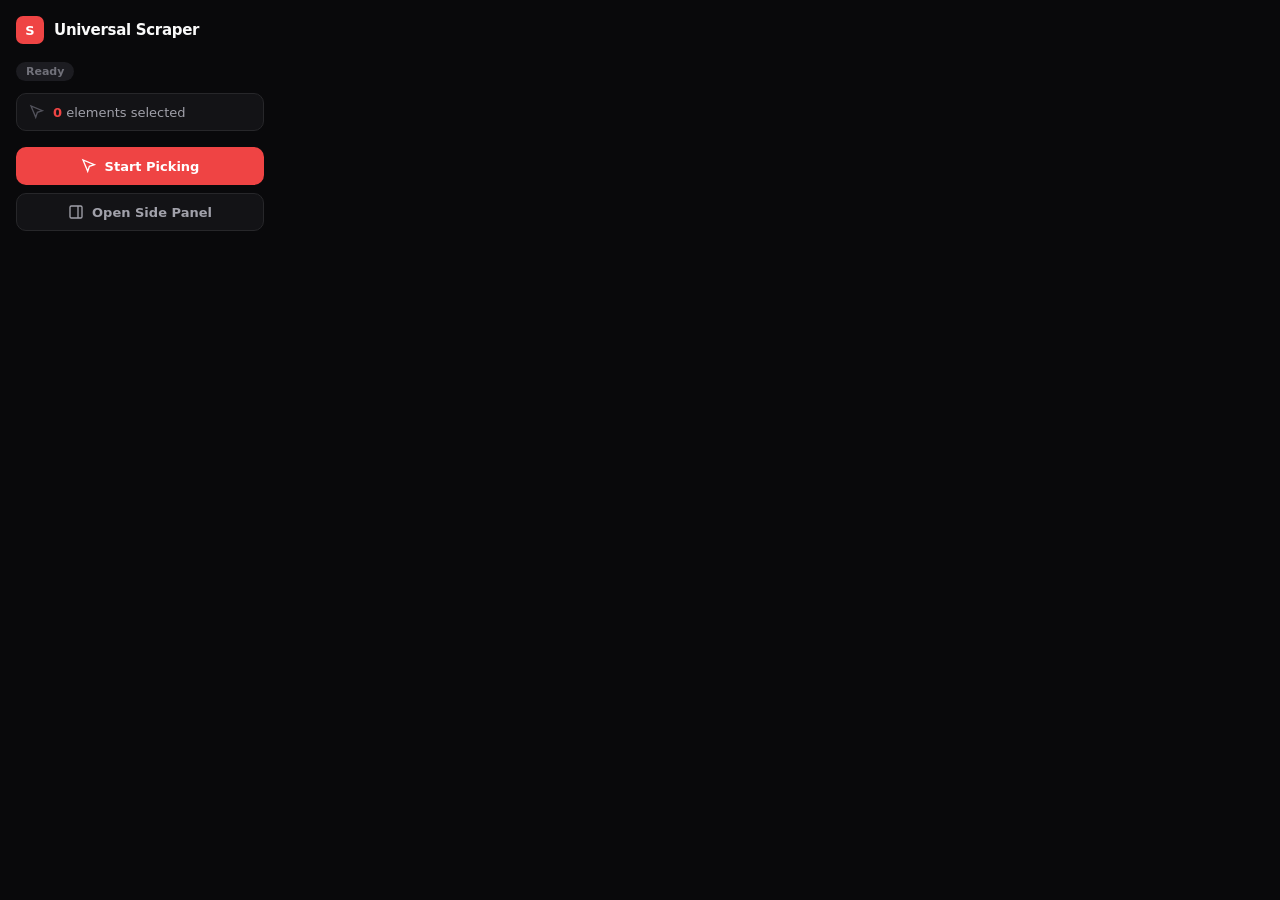
<file: popup/popup.html>
<!DOCTYPE html>
<html>
<head>
  <meta charset="utf-8">
  <style>
    *, *::before, *::after { margin: 0; padding: 0; box-sizing: border-box; }
    body {
      width: 280px;
      font-family: -apple-system, BlinkMacSystemFont, 'SF Pro Text', 'Segoe UI', system-ui, sans-serif;
      background: #09090b;
      color: #d4d4d8;
      padding: 16px;
      -webkit-font-smoothing: antialiased;
    }
    .header {
      display: flex;
      align-items: center;
      gap: 10px;
      margin-bottom: 16px;
    }
    .logo {
      width: 28px;
      height: 28px;
      background: #ef4444;
      border-radius: 7px;
      display: flex;
      align-items: center;
      justify-content: center;
      color: #fff;
      font-size: 13px;
      font-weight: 700;
    }
    .title {
      font-size: 15px;
      font-weight: 650;
      color: #fafafa;
      letter-spacing: -0.3px;
    }
    .status {
      display: inline-flex;
      align-items: center;
      padding: 3px 10px;
      border-radius: 20px;
      font-size: 11px;
      font-weight: 600;
      background: #1c1c21;
      color: #71717a;
      margin-bottom: 12px;
    }
    .status.picking {
      background: rgba(239, 68, 68, 0.12);
      color: #ef4444;
    }
    .count-box {
      display: flex;
      align-items: center;
      gap: 8px;
      font-size: 13px;
      color: #a1a1aa;
      margin-bottom: 16px;
      padding: 10px 12px;
      background: #131316;
      border: 1px solid #27272a;
      border-radius: 10px;
    }
    .count-box svg { color: #52525b; flex-shrink: 0; }
    .count-num { color: #ef4444; font-weight: 700; }
    button {
      width: 100%;
      display: flex;
      align-items: center;
      justify-content: center;
      gap: 8px;
      padding: 10px 16px;
      border: 1px solid transparent;
      border-radius: 10px;
      font-size: 13px;
      font-weight: 600;
      cursor: pointer;
      transition: all 0.15s;
      font-family: inherit;
    }
    button:active { transform: scale(0.98); }
    .btn-primary {
      background: #ef4444;
      color: white;
      margin-bottom: 8px;
    }
    .btn-primary:hover { background: #dc2626; }
    .btn-primary.picking {
      background: transparent;
      color: #ef4444;
      border-color: #ef4444;
    }
    .btn-primary.picking:hover { background: rgba(239, 68, 68, 0.1); }
    .btn-secondary {
      background: #131316;
      color: #a1a1aa;
      border-color: #27272a;
    }
    .btn-secondary:hover {
      background: #1c1c21;
      color: #fafafa;
      border-color: #3f3f46;
    }
  </style>
</head>
<body>
  <div class="header">
    <div class="logo">S</div>
    <div class="title">Universal Scraper</div>
  </div>

  <div id="status" class="status">Ready</div>

  <div class="count-box">
    <svg width="16" height="16" viewBox="0 0 24 24" fill="none" stroke="currentColor" stroke-width="2"><path d="M3 3l7.07 16.97 2.51-7.39 7.39-2.51L3 3z"/></svg>
    <span><span id="selectedCount" class="count-num">0</span> elements selected</span>
  </div>

  <button id="pickBtn" class="btn-primary">
    <svg width="16" height="16" viewBox="0 0 24 24" fill="none" stroke="currentColor" stroke-width="2"><path d="M3 3l7.07 16.97 2.51-7.39 7.39-2.51L3 3z"/></svg>
    Start Picking
  </button>
  <button id="panelBtn" class="btn-secondary">
    <svg width="16" height="16" viewBox="0 0 24 24" fill="none" stroke="currentColor" stroke-width="2"><rect x="3" y="3" width="18" height="18" rx="2"/><path d="M15 3v18"/></svg>
    Open Side Panel
  </button>

  <script src="popup.js"></script>
</body>
</html>
</file>
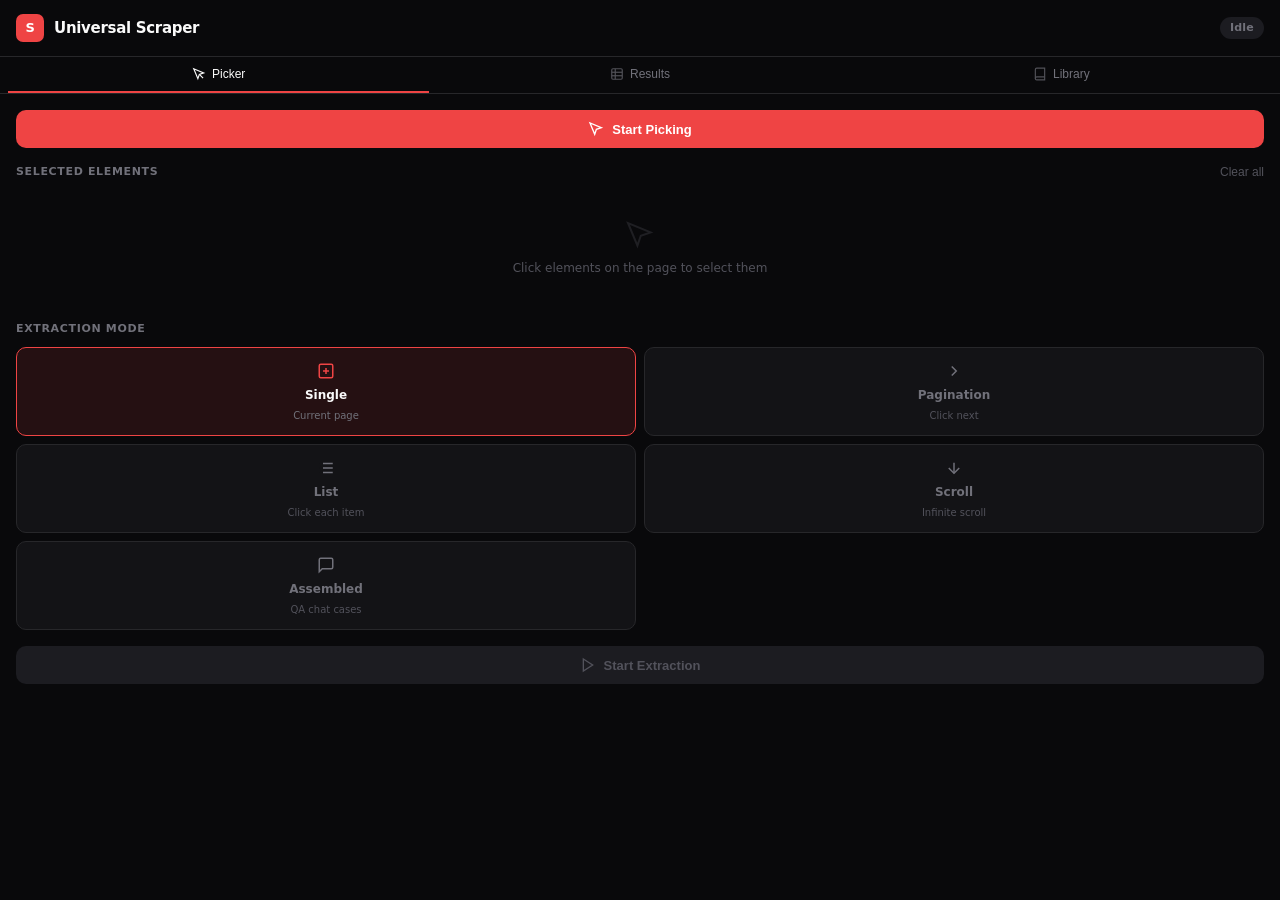
<file: sidepanel/sidepanel.html>
<!DOCTYPE html>
<html>
<head>
  <meta charset="utf-8">
  <link rel="stylesheet" href="sidepanel.css">
</head>
<body>
  <!-- Header -->
  <header class="header">
    <div class="header-left">
      <div class="logo">S</div>
      <h1 class="header-title">Universal Scraper</h1>
    </div>
    <div id="statusBadge" class="badge badge-idle">Idle</div>
  </header>

  <!-- Tabs -->
  <nav class="tabs">
    <button class="tab active" data-tab="picker">
      <svg width="14" height="14" viewBox="0 0 24 24" fill="none" stroke="currentColor" stroke-width="2"><path d="M3 3l7.07 16.97 2.51-7.39 7.39-2.51L3 3z"/><path d="M13 13l6 6"/></svg>
      Picker
    </button>
    <button class="tab" data-tab="results">
      <svg width="14" height="14" viewBox="0 0 24 24" fill="none" stroke="currentColor" stroke-width="2"><rect x="3" y="3" width="18" height="18" rx="2"/><path d="M3 9h18"/><path d="M3 15h18"/><path d="M9 3v18"/></svg>
      Results
    </button>
    <button class="tab" data-tab="library">
      <svg width="14" height="14" viewBox="0 0 24 24" fill="none" stroke="currentColor" stroke-width="2"><path d="M4 19.5A2.5 2.5 0 016.5 17H20"/><path d="M6.5 2H20v20H6.5A2.5 2.5 0 014 19.5v-15A2.5 2.5 0 016.5 2z"/></svg>
      Library
    </button>
  </nav>

  <!-- ===================== PICKER TAB ===================== -->
  <div id="tab-picker" class="tab-content">
    <!-- Pick mode toggle -->
    <button id="pickToggle" class="btn btn-primary btn-pick">
      <svg class="btn-icon" width="16" height="16" viewBox="0 0 24 24" fill="none" stroke="currentColor" stroke-width="2"><path d="M3 3l7.07 16.97 2.51-7.39 7.39-2.51L3 3z"/></svg>
      Start Picking
    </button>

    <!-- Selected elements -->
    <div class="section">
      <div class="section-header">
        <h2 class="section-title">Selected Elements</h2>
        <button id="clearAll" class="btn-text btn-text-muted">Clear all</button>
      </div>
      <div id="elementList" class="element-list">
        <div class="empty-state">
          <svg width="32" height="32" viewBox="0 0 24 24" fill="none" stroke="currentColor" stroke-width="1.5" opacity="0.3"><path d="M3 3l7.07 16.97 2.51-7.39 7.39-2.51L3 3z"/></svg>
          <span>Click elements on the page to select them</span>
        </div>
      </div>
    </div>

    <!-- Extraction Mode -->
    <div class="section">
      <h2 class="section-title">Extraction Mode</h2>
      <div class="mode-grid">
        <label class="mode-card">
          <input type="radio" name="mode" value="single" checked>
          <div class="mode-card-inner">
            <svg width="18" height="18" viewBox="0 0 24 24" fill="none" stroke="currentColor" stroke-width="2"><rect x="3" y="3" width="18" height="18" rx="2"/><path d="M12 8v8"/><path d="M8 12h8"/></svg>
            <div class="mode-label">Single</div>
            <div class="mode-desc">Current page</div>
          </div>
        </label>
        <label class="mode-card">
          <input type="radio" name="mode" value="pagination">
          <div class="mode-card-inner">
            <svg width="18" height="18" viewBox="0 0 24 24" fill="none" stroke="currentColor" stroke-width="2"><path d="M9 18l6-6-6-6"/></svg>
            <div class="mode-label">Pagination</div>
            <div class="mode-desc">Click next</div>
          </div>
        </label>
        <label class="mode-card">
          <input type="radio" name="mode" value="list">
          <div class="mode-card-inner">
            <svg width="18" height="18" viewBox="0 0 24 24" fill="none" stroke="currentColor" stroke-width="2"><line x1="8" y1="6" x2="21" y2="6"/><line x1="8" y1="12" x2="21" y2="12"/><line x1="8" y1="18" x2="21" y2="18"/><line x1="3" y1="6" x2="3.01" y2="6"/><line x1="3" y1="12" x2="3.01" y2="12"/><line x1="3" y1="18" x2="3.01" y2="18"/></svg>
            <div class="mode-label">List</div>
            <div class="mode-desc">Click each item</div>
          </div>
        </label>
        <label class="mode-card">
          <input type="radio" name="mode" value="scroll">
          <div class="mode-card-inner">
            <svg width="18" height="18" viewBox="0 0 24 24" fill="none" stroke="currentColor" stroke-width="2"><path d="M12 5v14"/><path d="M19 12l-7 7-7-7"/></svg>
            <div class="mode-label">Scroll</div>
            <div class="mode-desc">Infinite scroll</div>
          </div>
        </label>
        <label class="mode-card">
          <input type="radio" name="mode" value="assembled">
          <div class="mode-card-inner">
            <svg width="18" height="18" viewBox="0 0 24 24" fill="none" stroke="currentColor" stroke-width="2"><path d="M21 15a2 2 0 01-2 2H7l-4 4V5a2 2 0 012-2h14a2 2 0 012 2z"/></svg>
            <div class="mode-label">Assembled</div>
            <div class="mode-desc">QA chat cases</div>
          </div>
        </label>
      </div>
    </div>

    <!-- Pagination config -->
    <div id="paginationConfig" class="config-section hidden">
      <button id="markNextBtn" class="btn btn-amber">
        <svg class="btn-icon" width="14" height="14" viewBox="0 0 24 24" fill="none" stroke="currentColor" stroke-width="2"><path d="M9 18l6-6-6-6"/></svg>
        Mark "Next" Button
      </button>
      <div id="nextBtnStatus" class="config-status"></div>
      <div class="config-row">
        <span class="config-label">Max pages</span>
        <input id="maxPages" type="number" value="10" min="1" max="100" class="input-number">
      </div>
    </div>

    <!-- List config -->
    <div id="listConfig" class="config-section hidden">
      <button id="markListBtn" class="btn btn-blue">
        <svg class="btn-icon" width="14" height="14" viewBox="0 0 24 24" fill="none" stroke="currentColor" stroke-width="2"><line x1="8" y1="6" x2="21" y2="6"/><line x1="8" y1="12" x2="21" y2="12"/><line x1="8" y1="18" x2="21" y2="18"/><line x1="3" y1="6" x2="3.01" y2="6"/><line x1="3" y1="12" x2="3.01" y2="12"/><line x1="3" y1="18" x2="3.01" y2="18"/></svg>
        Mark List Items
      </button>
      <div id="listItemStatus" class="config-status"></div>
    </div>

    <!-- Assembled config -->
    <div id="assembledConfig" class="config-section hidden">
      <p style="color: var(--text-secondary); font-size: 12px; margin: 0 0 8px 0;">
        Opens each case in the QA review table, extracts all chat messages and metadata, then navigates to the next case.
      </p>
      <div class="config-row">
        <span class="config-label">Max cases</span>
        <input id="assembledMaxCases" type="number" value="20" min="1" max="500" class="input-number">
      </div>
      <div class="config-row">
        <span class="config-label">Table pages</span>
        <input id="assembledMaxPages" type="number" value="1" min="1" max="50" class="input-number">
      </div>
    </div>

    <!-- Scroll config -->
    <div id="scrollConfig" class="config-section hidden">
      <div class="config-row">
        <span class="config-label">Max scrolls</span>
        <input id="maxScrolls" type="number" value="20" min="1" max="200" class="input-number">
      </div>
      <div class="config-row">
        <span class="config-label">Scroll delay (ms)</span>
        <input id="scrollDelay" type="number" value="1500" min="500" max="5000" step="100" class="input-number input-number-wide">
      </div>
    </div>

    <!-- Extract button -->
    <button id="extractBtn" class="btn btn-extract" disabled>
      <svg class="btn-icon" width="16" height="16" viewBox="0 0 24 24" fill="none" stroke="currentColor" stroke-width="2"><polygon points="5 3 19 12 5 21 5 3"/></svg>
      Start Extraction
    </button>

    <!-- Progress -->
    <div id="progressSection" class="progress-section hidden">
      <div class="progress-header">
        <span id="progressText" class="progress-label">Extracting...</span>
        <button id="stopBtn" class="btn-text btn-text-red">Stop</button>
      </div>
      <div class="progress-track">
        <div id="progressBar" class="progress-fill" style="width: 0%"></div>
      </div>
    </div>
  </div>

  <!-- ===================== RESULTS TAB ===================== -->
  <div id="tab-results" class="tab-content hidden">
    <div class="section-header">
      <h2 class="section-title">Results <span id="resultCount" class="result-count">(0)</span></h2>
      <div class="export-btns">
        <button class="export-btn" data-format="json">JSON</button>
        <button class="export-btn" data-format="csv">CSV</button>
        <button class="export-btn" data-format="markdown">MD</button>
        <button class="export-btn" data-format="html">HTML</button>
      </div>
    </div>
    <div id="resultsTable" class="results-table-wrap">
      <div class="empty-state">
        <svg width="32" height="32" viewBox="0 0 24 24" fill="none" stroke="currentColor" stroke-width="1.5" opacity="0.3"><rect x="3" y="3" width="18" height="18" rx="2"/><path d="M3 9h18"/><path d="M9 3v18"/></svg>
        <span>No results yet</span>
      </div>
    </div>
    <button id="saveToLibrary" class="btn btn-save hidden">
      <svg class="btn-icon" width="14" height="14" viewBox="0 0 24 24" fill="none" stroke="currentColor" stroke-width="2"><path d="M19 21H5a2 2 0 01-2-2V5a2 2 0 012-2h11l5 5v11a2 2 0 01-2 2z"/><polyline points="17 21 17 13 7 13 7 21"/><polyline points="7 3 7 8 15 8"/></svg>
      Save to Library
    </button>
  </div>

  <!-- ===================== LIBRARY TAB ===================== -->
  <div id="tab-library" class="tab-content hidden">
    <h2 class="section-title" style="padding: 0 0 8px 0;">Saved Scrapes</h2>
    <div id="libraryList">
      <div class="empty-state">
        <svg width="32" height="32" viewBox="0 0 24 24" fill="none" stroke="currentColor" stroke-width="1.5" opacity="0.3"><path d="M4 19.5A2.5 2.5 0 016.5 17H20"/><path d="M6.5 2H20v20H6.5A2.5 2.5 0 014 19.5v-15A2.5 2.5 0 016.5 2z"/></svg>
        <span>No saved scrapes yet</span>
      </div>
    </div>
  </div>

  <script src="../storage/db.js"></script>
  <script src="sidepanel.js"></script>
</body>
</html>
</file>
<file: sidepanel/sidepanel.css>
/* ==========================================
   Universal Scraper — Side Panel Styles
   ========================================== */

/* --- Reset & base --- */
*, *::before, *::after { margin: 0; padding: 0; box-sizing: border-box; }

:root {
  --bg-0: #09090b;
  --bg-1: #131316;
  --bg-2: #1c1c21;
  --bg-3: #26262c;
  --border: #27272a;
  --border-hover: #3f3f46;
  --text-0: #fafafa;
  --text-1: #d4d4d8;
  --text-2: #a1a1aa;
  --text-3: #71717a;
  --text-4: #52525b;
  --red: #ef4444;
  --red-dim: rgba(239, 68, 68, 0.12);
  --red-hover: #dc2626;
  --green: #10b981;
  --green-dim: rgba(16, 185, 129, 0.12);
  --green-hover: #059669;
  --amber: #f59e0b;
  --amber-dim: rgba(245, 158, 11, 0.12);
  --blue: #3b82f6;
  --blue-dim: rgba(59, 130, 246, 0.12);
  --radius: 10px;
  --radius-sm: 6px;
}

body {
  background: var(--bg-0);
  color: var(--text-1);
  font-family: -apple-system, BlinkMacSystemFont, 'SF Pro Text', 'Segoe UI', system-ui, sans-serif;
  font-size: 13px;
  line-height: 1.5;
  min-height: 100vh;
  -webkit-font-smoothing: antialiased;
}

::-webkit-scrollbar { width: 5px; }
::-webkit-scrollbar-track { background: transparent; }
::-webkit-scrollbar-thumb { background: var(--bg-3); border-radius: 3px; }
::-webkit-scrollbar-thumb:hover { background: var(--border-hover); }

.hidden { display: none !important; }

/* --- Header --- */
.header {
  position: sticky;
  top: 0;
  z-index: 10;
  display: flex;
  align-items: center;
  justify-content: space-between;
  padding: 14px 16px;
  background: var(--bg-0);
  border-bottom: 1px solid var(--border);
}
.header-left {
  display: flex;
  align-items: center;
  gap: 10px;
}
.logo {
  width: 28px;
  height: 28px;
  background: var(--red);
  border-radius: 7px;
  display: flex;
  align-items: center;
  justify-content: center;
  color: #fff;
  font-size: 13px;
  font-weight: 700;
  letter-spacing: -0.5px;
}
.header-title {
  font-size: 15px;
  font-weight: 650;
  color: var(--text-0);
  letter-spacing: -0.3px;
}

/* --- Badge --- */
.badge {
  display: inline-flex;
  align-items: center;
  padding: 3px 10px;
  border-radius: 20px;
  font-size: 11px;
  font-weight: 600;
  letter-spacing: 0.02em;
}
.badge-idle { background: var(--bg-2); color: var(--text-3); }
.badge-picking { background: var(--red-dim); color: var(--red); }
.badge-extracting { background: var(--green-dim); color: var(--green); }
.badge-iterating { background: var(--amber-dim); color: var(--amber); }

/* --- Tabs --- */
.tabs {
  display: flex;
  border-bottom: 1px solid var(--border);
  background: var(--bg-0);
  padding: 0 8px;
}
.tab {
  flex: 1;
  display: flex;
  align-items: center;
  justify-content: center;
  gap: 6px;
  padding: 10px 0;
  background: none;
  border: none;
  border-bottom: 2px solid transparent;
  color: var(--text-3);
  font-size: 12px;
  font-weight: 500;
  cursor: pointer;
  transition: color 0.15s, border-color 0.15s;
}
.tab:hover { color: var(--text-1); }
.tab.active {
  color: var(--text-0);
  border-bottom-color: var(--red);
}
.tab svg { opacity: 0.7; }
.tab.active svg { opacity: 1; }

/* --- Tab content --- */
.tab-content {
  padding: 16px;
  display: flex;
  flex-direction: column;
  gap: 16px;
}

/* --- Sections --- */
.section {
  display: flex;
  flex-direction: column;
  gap: 10px;
}
.section-header {
  display: flex;
  align-items: center;
  justify-content: space-between;
}
.section-title {
  font-size: 11px;
  font-weight: 600;
  text-transform: uppercase;
  letter-spacing: 0.06em;
  color: var(--text-3);
}

/* --- Buttons --- */
.btn {
  display: flex;
  align-items: center;
  justify-content: center;
  gap: 8px;
  width: 100%;
  padding: 10px 16px;
  border: 1px solid transparent;
  border-radius: var(--radius);
  font-size: 13px;
  font-weight: 600;
  cursor: pointer;
  transition: all 0.15s;
  outline: none;
}
.btn:active { transform: scale(0.98); }
.btn-icon { flex-shrink: 0; }

.btn-primary {
  background: var(--red);
  color: #fff;
}
.btn-primary:hover { background: var(--red-hover); }

.btn-pick.picking {
  background: transparent;
  color: var(--red);
  border-color: var(--red);
}
.btn-pick.picking:hover { background: var(--red-dim); }

.btn-extract {
  background: var(--green);
  color: #fff;
}
.btn-extract:hover { background: var(--green-hover); }
.btn-extract:disabled {
  background: var(--bg-2);
  color: var(--text-4);
  cursor: not-allowed;
  transform: none;
}

.btn-amber {
  background: var(--amber-dim);
  color: var(--amber);
  border-color: rgba(245, 158, 11, 0.25);
}
.btn-amber:hover { background: rgba(245, 158, 11, 0.18); }

.btn-blue {
  background: var(--blue-dim);
  color: var(--blue);
  border-color: rgba(59, 130, 246, 0.25);
}
.btn-blue:hover { background: rgba(59, 130, 246, 0.18); }

.btn-save {
  background: var(--bg-2);
  color: var(--text-2);
  border-color: var(--border);
}
.btn-save:hover { border-color: var(--border-hover); color: var(--text-0); }

.btn-text {
  background: none;
  border: none;
  font-size: 12px;
  font-weight: 500;
  cursor: pointer;
  transition: color 0.15s;
  padding: 0;
}
.btn-text-muted { color: var(--text-4); }
.btn-text-muted:hover { color: var(--red); }
.btn-text-red { color: var(--red); }
.btn-text-red:hover { color: var(--red-hover); }

/* --- Empty state --- */
.empty-state {
  display: flex;
  flex-direction: column;
  align-items: center;
  gap: 8px;
  padding: 28px 16px;
  color: var(--text-4);
  font-size: 12px;
  text-align: center;
}

/* --- Element list --- */
.element-list {
  display: flex;
  flex-direction: column;
  gap: 6px;
  max-height: 320px;
  overflow-y: auto;
}
.element-card {
  display: flex;
  align-items: flex-start;
  gap: 10px;
  padding: 10px 12px;
  background: var(--bg-1);
  border: 1px solid var(--border);
  border-radius: var(--radius-sm);
  transition: border-color 0.15s;
}
.element-card:hover { border-color: var(--border-hover); }
.element-card-body { flex: 1; min-width: 0; }
.element-card-top {
  display: flex;
  align-items: center;
  gap: 8px;
}
.element-tag {
  display: inline-block;
  padding: 1px 6px;
  background: var(--bg-3);
  border-radius: 4px;
  font-family: 'SF Mono', 'Fira Code', 'Cascadia Code', monospace;
  font-size: 10px;
  font-weight: 600;
  color: var(--text-3);
  text-transform: uppercase;
  flex-shrink: 0;
}
.element-label {
  flex: 1;
  min-width: 0;
  background: transparent;
  border: none;
  color: var(--text-0);
  font-size: 12px;
  font-weight: 500;
  outline: none;
  font-family: inherit;
}
.element-label:focus {
  color: var(--text-0);
}
.element-selector {
  margin-top: 4px;
  font-family: 'SF Mono', 'Fira Code', 'Cascadia Code', monospace;
  font-size: 10px;
  color: var(--text-4);
  white-space: nowrap;
  overflow: hidden;
  text-overflow: ellipsis;
}
.element-preview {
  margin-top: 3px;
  font-size: 11px;
  color: var(--text-3);
  white-space: nowrap;
  overflow: hidden;
  text-overflow: ellipsis;
}
.element-remove {
  background: none;
  border: none;
  color: var(--text-4);
  font-size: 16px;
  cursor: pointer;
  padding: 0 2px;
  line-height: 1;
  opacity: 0;
  transition: opacity 0.15s, color 0.15s;
  flex-shrink: 0;
}
.element-card:hover .element-remove { opacity: 1; }
.element-remove:hover { color: var(--red); }

/* --- Mode cards --- */
.mode-grid {
  display: grid;
  grid-template-columns: 1fr 1fr;
  gap: 8px;
}
.mode-card {
  cursor: pointer;
}
.mode-card input { display: none; }
.mode-card-inner {
  display: flex;
  flex-direction: column;
  align-items: center;
  gap: 4px;
  padding: 14px 8px 12px;
  background: var(--bg-1);
  border: 1px solid var(--border);
  border-radius: var(--radius);
  transition: all 0.15s;
  text-align: center;
  color: var(--text-3);
}
.mode-card-inner svg { transition: color 0.15s; }
.mode-card-inner:hover {
  border-color: var(--border-hover);
  color: var(--text-1);
}
.mode-card input:checked + .mode-card-inner {
  border-color: var(--red);
  background: var(--red-dim);
  color: var(--text-0);
}
.mode-card input:checked + .mode-card-inner svg { color: var(--red); }
.mode-label {
  font-size: 12px;
  font-weight: 600;
  color: inherit;
  margin-top: 2px;
}
.mode-desc {
  font-size: 10px;
  color: var(--text-4);
}
.mode-card input:checked + .mode-card-inner .mode-desc { color: var(--text-3); }

/* --- Config sections --- */
.config-section {
  display: flex;
  flex-direction: column;
  gap: 10px;
  padding: 12px;
  background: var(--bg-1);
  border: 1px solid var(--border);
  border-radius: var(--radius);
}
.config-status {
  font-family: 'SF Mono', 'Fira Code', 'Cascadia Code', monospace;
  font-size: 10px;
  color: var(--text-3);
  word-break: break-all;
}
.config-status:empty { display: none; }
.config-row {
  display: flex;
  align-items: center;
  justify-content: space-between;
}
.config-label {
  font-size: 12px;
  color: var(--text-2);
}
.input-number {
  width: 60px;
  padding: 5px 8px;
  background: var(--bg-2);
  border: 1px solid var(--border);
  border-radius: var(--radius-sm);
  color: var(--text-0);
  font-size: 12px;
  text-align: right;
  outline: none;
  font-family: inherit;
  -moz-appearance: textfield;
}
.input-number:focus { border-color: var(--border-hover); }
.input-number::-webkit-inner-spin-button { opacity: 0.5; }
.input-number-wide { width: 76px; }

/* --- Progress --- */
.progress-section {
  display: flex;
  flex-direction: column;
  gap: 8px;
  padding: 12px;
  background: var(--bg-1);
  border: 1px solid var(--border);
  border-radius: var(--radius);
}
.progress-header {
  display: flex;
  align-items: center;
  justify-content: space-between;
}
.progress-label {
  font-size: 12px;
  color: var(--text-2);
}
.progress-track {
  width: 100%;
  height: 4px;
  background: var(--bg-3);
  border-radius: 2px;
  overflow: hidden;
}
.progress-fill {
  height: 100%;
  background: var(--red);
  border-radius: 2px;
  transition: width 0.3s ease;
}

/* --- Results --- */
.result-count { color: var(--red); }

.export-btns {
  display: flex;
  gap: 4px;
}
.export-btn {
  padding: 4px 10px;
  background: var(--bg-2);
  border: 1px solid var(--border);
  border-radius: var(--radius-sm);
  color: var(--text-2);
  font-size: 11px;
  font-weight: 600;
  cursor: pointer;
  transition: all 0.15s;
}
.export-btn:hover {
  border-color: var(--border-hover);
  color: var(--text-0);
  background: var(--bg-3);
}

.results-table-wrap {
  overflow-x: auto;
  border-radius: var(--radius-sm);
}

.results-table {
  width: 100%;
  border-collapse: collapse;
  font-size: 12px;
}
.results-table th {
  text-align: left;
  padding: 8px 10px;
  background: var(--bg-2);
  color: var(--text-2);
  font-weight: 600;
  font-size: 11px;
  border-bottom: 1px solid var(--border);
  white-space: nowrap;
}
.results-table td {
  padding: 7px 10px;
  border-bottom: 1px solid var(--border);
  color: var(--text-1);
  max-width: 200px;
  white-space: nowrap;
  overflow: hidden;
  text-overflow: ellipsis;
}
.results-table tr:nth-child(even) td {
  background: var(--bg-1);
}
.results-table tr:hover td {
  background: var(--bg-2);
}

/* --- Library --- */
.library-card {
  padding: 12px;
  background: var(--bg-1);
  border: 1px solid var(--border);
  border-radius: var(--radius-sm);
  transition: border-color 0.15s;
  margin-bottom: 8px;
}
.library-card:hover { border-color: var(--border-hover); }
.library-card-header {
  display: flex;
  align-items: center;
  justify-content: space-between;
  margin-bottom: 4px;
}
.library-card-title {
  font-size: 13px;
  font-weight: 600;
  color: var(--text-0);
  white-space: nowrap;
  overflow: hidden;
  text-overflow: ellipsis;
  max-width: 220px;
}
.library-card-delete {
  background: none;
  border: none;
  color: var(--text-4);
  font-size: 16px;
  cursor: pointer;
  padding: 0 2px;
  line-height: 1;
  transition: color 0.15s;
}
.library-card-delete:hover { color: var(--red); }
.library-card-url {
  font-size: 10px;
  color: var(--text-4);
  white-space: nowrap;
  overflow: hidden;
  text-overflow: ellipsis;
  margin-bottom: 6px;
}
.library-card-meta {
  display: flex;
  align-items: center;
  gap: 12px;
  font-size: 10px;
  color: var(--text-4);
  margin-bottom: 8px;
}
.library-card-meta span {
  display: flex;
  align-items: center;
  gap: 3px;
}
.library-card-actions {
  display: flex;
  gap: 4px;
}
.lib-export-btn {
  padding: 3px 8px;
  background: var(--bg-2);
  border: 1px solid var(--border);
  border-radius: 4px;
  color: var(--text-3);
  font-size: 10px;
  font-weight: 600;
  cursor: pointer;
  transition: all 0.15s;
}
.lib-export-btn:hover {
  color: var(--text-0);
  border-color: var(--border-hover);
}
</file>
